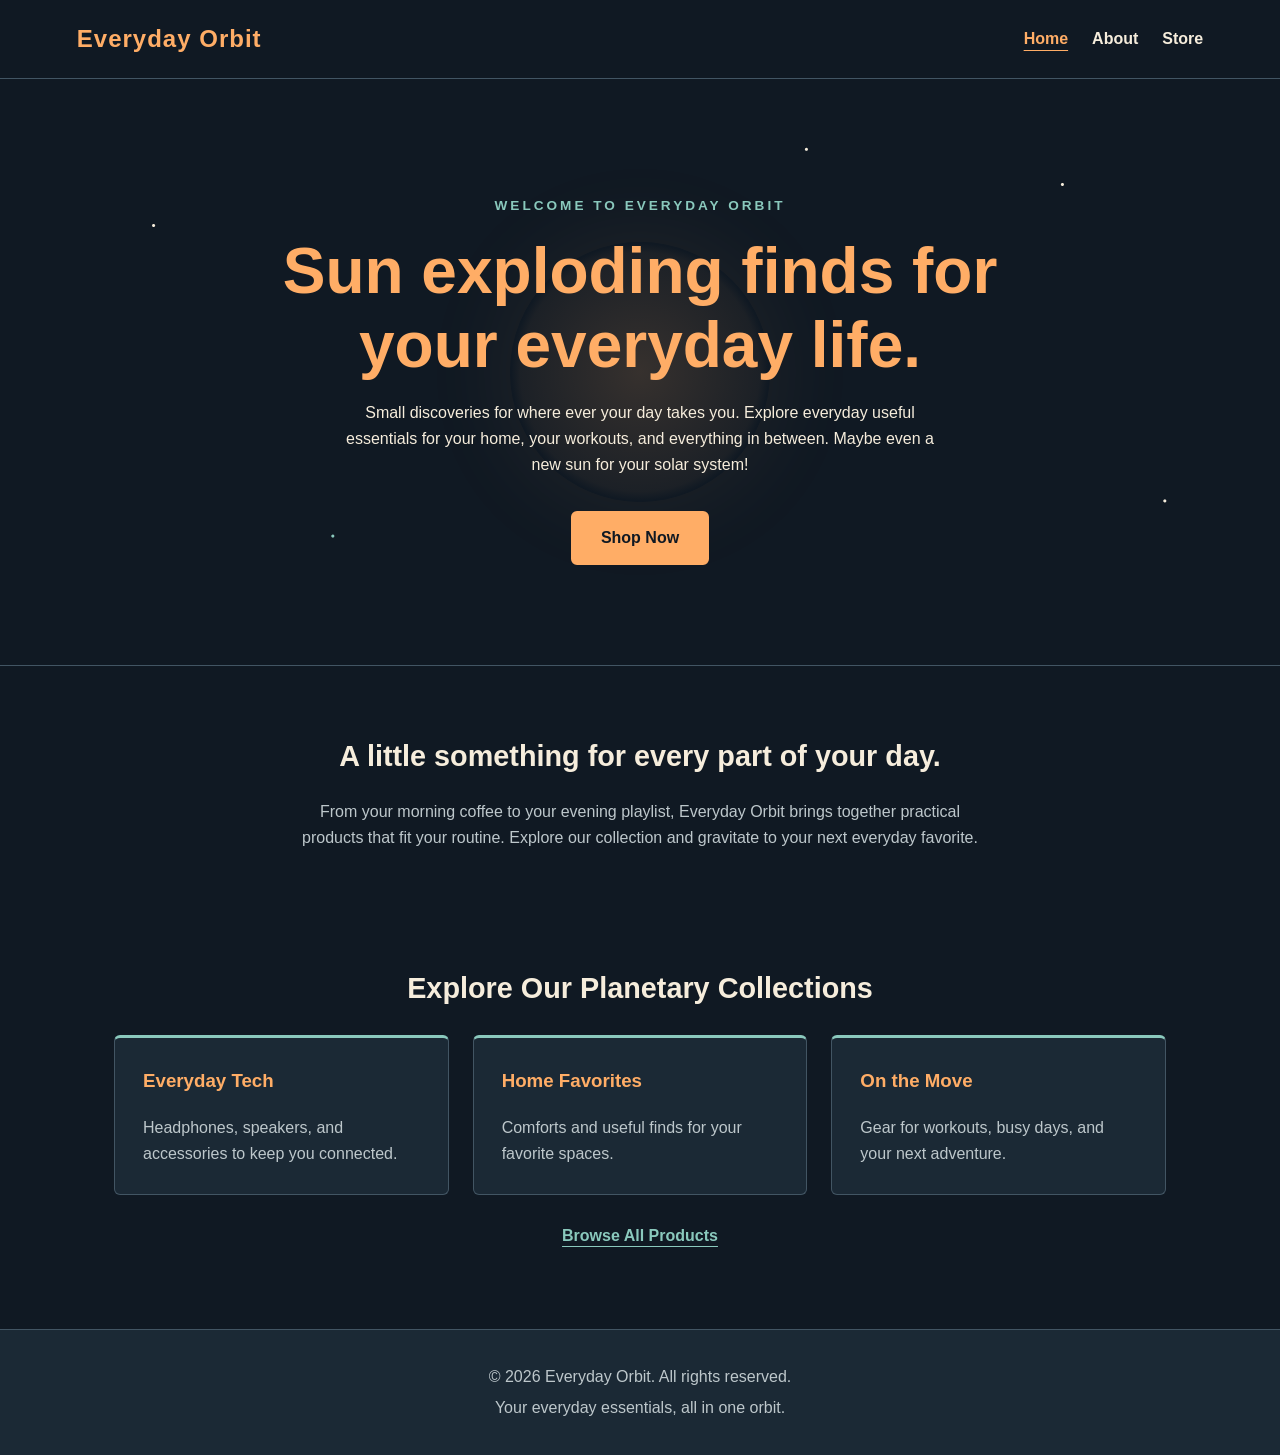
<file: index.html>
<!doctype html>
<html lang="en">
  <head>
    <meta charset="UTF-8" />
    <meta name="viewport" content="width=device-width, initial-scale=1.0" />
    <title>Everyday Orbit | Home</title>
    <link rel="stylesheet" href="./src/styles/main.css" />
  </head>

  <body>
    <header>
      <a href="./index.html">Everyday Orbit</a>

      <nav aria-label="Main navigation">
        <a href="./index.html" aria-current="page">Home</a>
        <a href="./about.html">About</a>
        <a href="./store.html">Store</a>
      </nav>
    </header>

    <main>
      <section class="hero">
        <p>Welcome to Everyday Orbit</p>
        <h1>Sun exploding finds for your everyday life.</h1>
        <p>
          Small discoveries for where ever your day takes you. 
          Explore everyday useful essentials for your home, your workouts,
          and everything in between. Maybe even a new sun for your solar system!
        </p>
        <a class="button" href="./store.html">Shop Now</a>
      </section>

      <section class="introduction">
        <h2>A little something for every part of your day.</h2>
        <p>
          From your morning coffee to your evening playlist, Everyday Orbit
          brings together practical products that fit your routine.
          Explore our collection and gravitate to your next everyday favorite.
        </p>
      </section>

      <section class="categories">
        <h2>Explore Our Planetary Collections</h2>

        <div class="category-grid">
          <article class="category-card">
            <h3>Everyday Tech</h3>
            <p>Headphones, speakers, and accessories to keep you connected.</p>
          </article>

          <article class="category-card">
            <h3>Home Favorites</h3>
            <p>Comforts and useful finds for your favorite spaces.</p>
          </article>

          <article class="category-card">
            <h3>On the Move</h3>
            <p>Gear for workouts, busy days, and your next adventure.</p>
          </article>
        </div>

        <a href="./store.html">Browse All Products</a>
      </section>
    </main>

    <footer>
      <p>&copy; 2026 Everyday Orbit. All rights reserved.</p>
      <p>Your everyday essentials, all in one orbit.</p>
    </footer>
  </body>
</html>
</file>
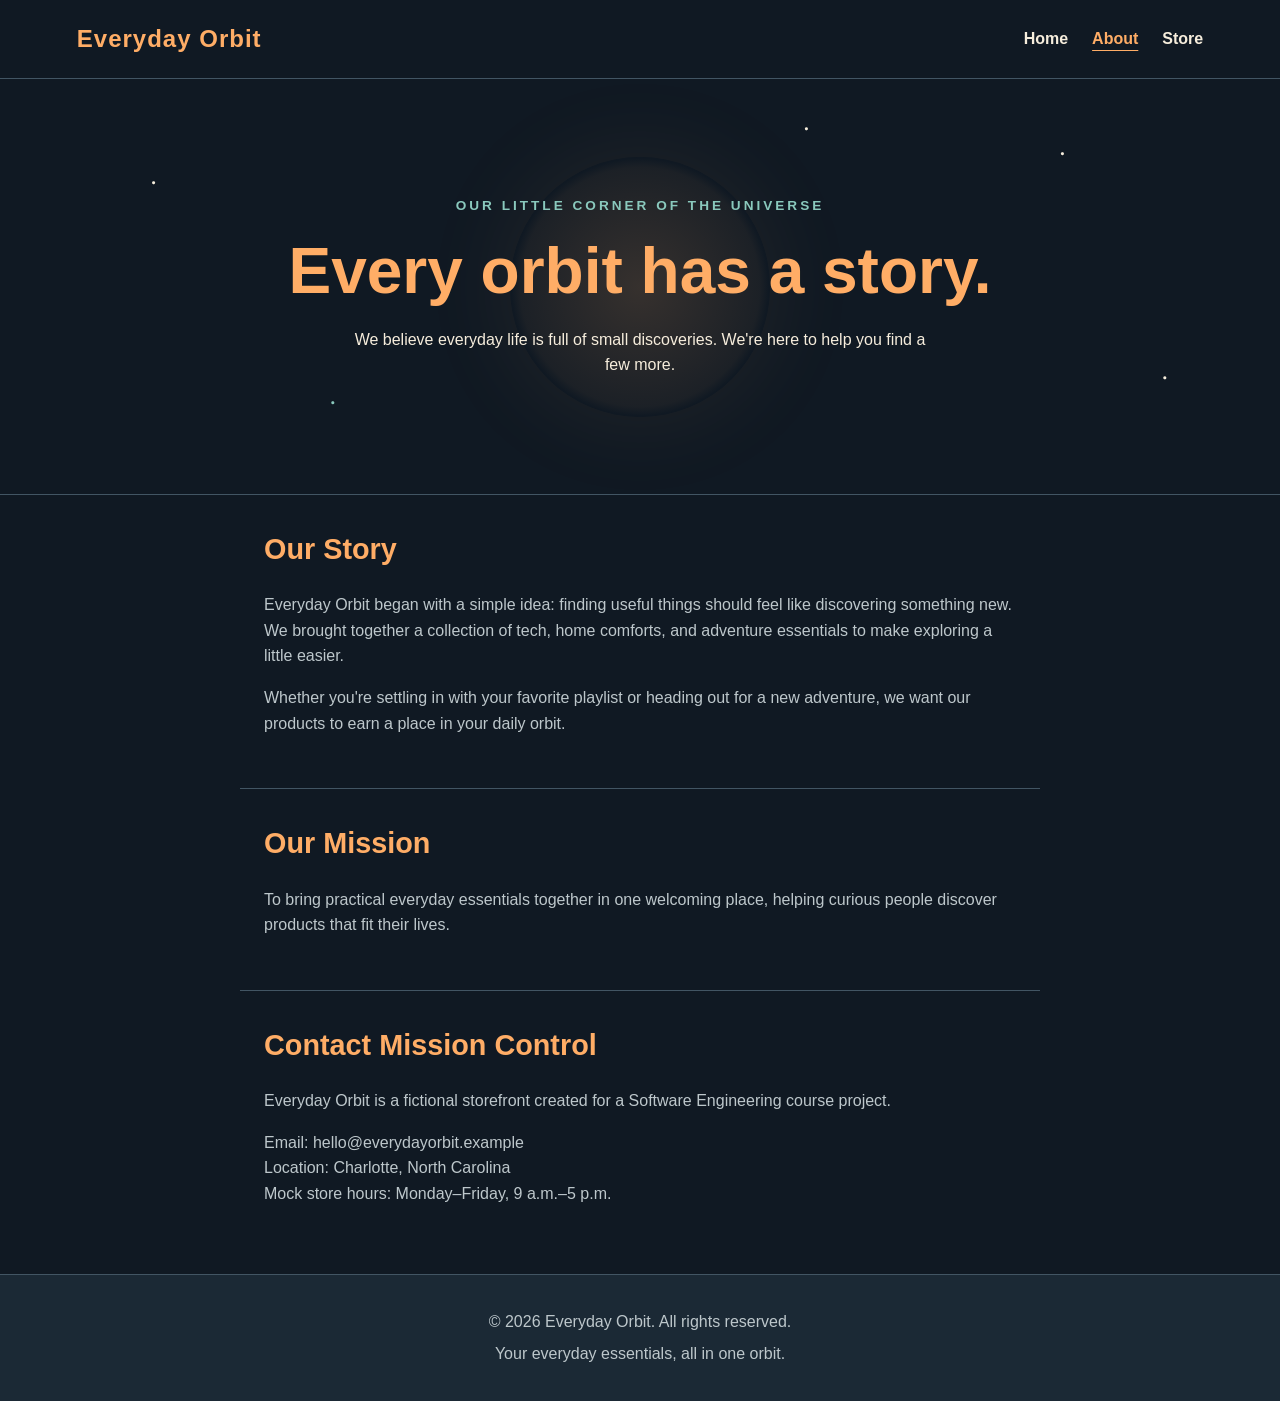
<file: about.html>
<!doctype html>
<html lang="en">
  <head>
    <meta charset="UTF-8" />
    <meta name="viewport" content="width=device-width, initial-scale=1.0" />
    <title>Everyday Orbit | About</title>
    <link rel="stylesheet" href="./src/styles/main.css" />
  </head>

  <body>
    <header>
      <a href="./index.html">Everyday Orbit</a>

      <nav aria-label="Main navigation">
        <a href="./index.html">Home</a>
        <a href="./about.html" aria-current="page">About</a>
        <a href="./store.html">Store</a>
      </nav>
    </header>

    <main>
      <section class="hero">
        <p>Our little corner of the universe</p>
        <h1>Every orbit has a story.</h1>
        <p>
          We believe everyday life is full of small discoveries.
          We're here to help you find a few more.
        </p>
      </section>

      <section class="about-section">
        <h2>Our Story</h2>
        <p>
          Everyday Orbit began with a simple idea: finding useful things
          should feel like discovering something new. We brought together
          a collection of tech, home comforts, and adventure essentials
          to make exploring a little easier.
        </p>
        <p>
          Whether you're settling in with your favorite playlist or heading
          out for a new adventure, we want our products to earn a place
          in your daily orbit.
        </p>
      </section>

      <section class="about-section">
        <h2>Our Mission</h2>
        <p>
          To bring practical everyday essentials together in one welcoming
          place, helping curious people discover products that fit their lives.
        </p>
      </section>

      <section class="about-section">
        <h2>Contact Mission Control</h2>
        <p>
          Everyday Orbit is a fictional storefront created for a
          Software Engineering course project.
        </p>

        <address>
          Email: hello@everydayorbit.example<br />
          Location: Charlotte, North Carolina<br />
          Mock store hours: Monday–Friday, 9 a.m.–5 p.m.
        </address>
      </section>
    </main>

    <footer>
      <p>&copy; 2026 Everyday Orbit. All rights reserved.</p>
      <p>Your everyday essentials, all in one orbit.</p>
    </footer>
  </body>
</html>
</file>
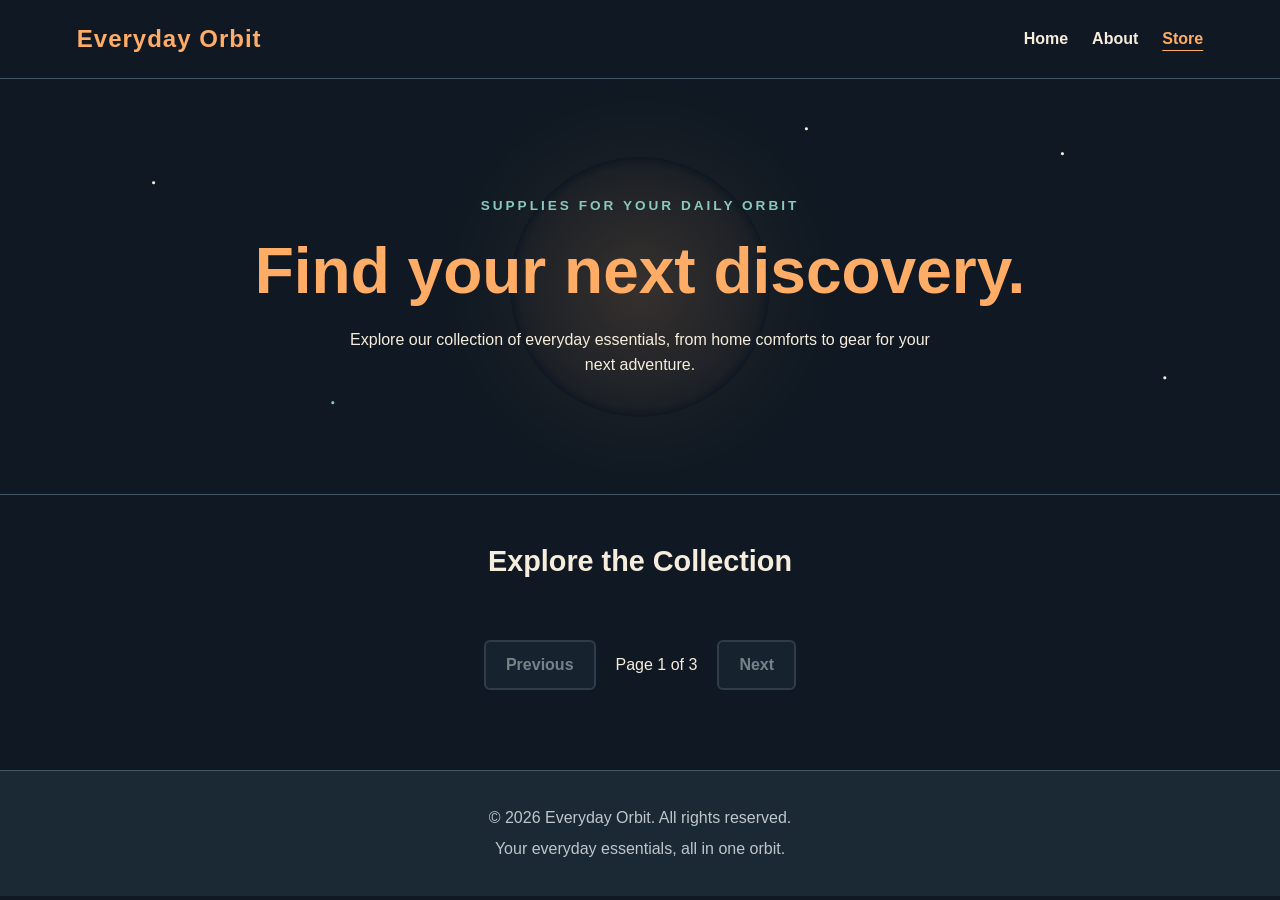
<file: store.html>
<!doctype html>
<html lang="en">
  <head>
    <meta charset="UTF-8" />
    <meta name="viewport" content="width=device-width, initial-scale=1.0" />
    <title>Everyday Orbit | Store</title>
    <link rel="stylesheet" href="./src/styles/main.css" />
    <script type="module" src="./src/main.js"></script>
  </head>

  <body>
    <header>
      <a href="./index.html">Everyday Orbit</a>

      <nav aria-label="Main navigation">
        <a href="./index.html">Home</a>
        <a href="./about.html">About</a>
        <a href="./store.html" aria-current="page">Store</a>
      </nav>
    </header>

    <main>
      <section class="hero">
        <p>Supplies for your daily orbit</p>
        <h1>Find your next discovery.</h1>
        <p>
          Explore our collection of everyday essentials,
          from home comforts to gear for your next adventure.
        </p>
      </section>

      <section class="store-section" aria-labelledby="catalog-heading">
        <h2 id="catalog-heading">Explore the Collection</h2>

        <div id="product-grid" class="product-grid"></div>

        <nav class="pagination" aria-label="Product pages">
          <button id="previous-button" type="button" disabled>
            Previous
          </button>

          <p id="page-indicator" aria-live="polite">Page 1 of 3</p>

          <button id="next-button" type="button" disabled>
            Next
          </button>
        </nav>
      </section>
    </main>

    <footer>
      <p>&copy; 2026 Everyday Orbit. All rights reserved.</p>
      <p>Your everyday essentials, all in one orbit.</p>
    </footer>
  </body>
</html>
</file>
<file: src/styles/main.css>
* {
  box-sizing: border-box;
}

/* reusable colors  */
:root {
  --space: #101923;
  --panel: #1b2935;
  --cream: #f6eddc;
  --muted: #bdc7cb;
  --sun: #ffad66; 
  --teal: #8ac9bd; 
  --border: #425563; 
}

body {
  margin: 0;
  font-family: Arial, Helvetica, sans-serif;
  line-height: 1.6;
  color: var(--cream);
  background-color: var(--space);
}

a {
  color: var(--teal);
}

a:hover {
  color: var(--sun);
}

/* nav area */
header {
  display: flex;
  justify-content: space-between;
  align-items: center;
  gap: 20px;
  padding: 20px 6%;
  background-color: var(--space);
  border-bottom: 1px solid var(--border);
}

header > a {
  color: var(--sun);
  font-size: 1.5rem;
  font-weight: bold;
  text-decoration: none;
  letter-spacing: 1px;
}

nav {
  display: flex;
  gap: 24px;
}

nav a {
  color: var(--cream);
  font-weight: bold;
  text-decoration: none;
}

nav a:hover,
nav a[aria-current="page"] {
  color: var(--sun);
  text-decoration: underline;
  text-underline-offset: 6px;
}

/* little white circles that suppose to look like stars */
.hero {
  position: relative;
  isolation: isolate;
  overflow: hidden;
  padding: 100px 24px;
  text-align: center;
  background-color: var(--space);
  background-image:
    radial-gradient(circle at 12% 25%, #f6eddc 1px, transparent 2px),
    radial-gradient(circle at 83% 18%, #f6eddc 1px, transparent 2px),
    radial-gradient(circle at 26% 78%, #8ac9bd 1px, transparent 2px),
    radial-gradient(circle at 91% 72%, #f6eddc 1px, transparent 2px),
    radial-gradient(circle at 63% 12%, #f6eddc 1px, transparent 2px);
  border-bottom: 1px solid var(--border);
}

/* glowly orange circle, its suppose to be a sun */
.hero::before {
  content: "";
  position: absolute;
  z-index: -1;
  width: 260px;
  height: 260px;
  top: 50%;
  left: 50%;
  transform: translate(-50%, -50%);
  border-radius: 50%;
  background: radial-gradient(
    circle,
    rgba(255, 173, 102, 0.16),
    rgba(255, 173, 102, 0.05) 65%,
    transparent 70%
  );
  box-shadow: 0 0 100px rgba(255, 173, 102, 0.08);
}

.hero > p:first-child {
  color: var(--teal);
  font-size: 0.85rem;
  font-weight: bold;
  letter-spacing: 3px;
  text-transform: uppercase;
}

.hero h1 {
  max-width: 800px;
  margin: 18px auto;
  color: var(--sun);
  font-size: clamp(2.4rem, 5vw, 4rem);
  line-height: 1.15;
}

.hero p {
  max-width: 600px;
  margin: 16px auto;
}

.button {
  display: inline-block;
  margin-top: 18px;
  padding: 12px 28px;
  color: var(--space);
  background-color: var(--sun);
  border: 2px solid var(--sun);
  border-radius: 6px;
  font-weight: bold;
  text-decoration: none;
  transition: background-color 0.2s, color 0.2s;
}

.button:hover {
  color: var(--sun);
  background-color: var(--space);
}

/* home pagee */
.introduction,
.categories {
  max-width: 1100px;
  margin: 0 auto;
  padding: 48px 24px;
  text-align: center;
}

.introduction p {
  max-width: 700px;
  margin: 0 auto;
  color: var(--muted);
}

h2 {
  color: var(--cream);
  font-size: 1.8rem;
  line-height: 1.3;
}

.category-grid {
  display: grid;
  grid-template-columns: repeat(3, 1fr);
  gap: 24px;
  margin: 28px 0;
}

.category-card {
  padding: 28px;
  text-align: left;
  background-color: var(--panel);
  border: 1px solid var(--border);
  border-top: 3px solid var(--teal);
  border-radius: 6px;
}

.category-card h3 {
  margin-top: 0;
  color: var(--sun);
}

.category-card p {
  margin-bottom: 0;
  color: var(--muted);
}

.categories > a {
  font-weight: bold;
  text-underline-offset: 5px;
}

/* outlines for buttons when hovering */
a:focus-visible {
  outline: 3px solid var(--teal);
  outline-offset: 5px;
}

/* footer */
footer {
  margin-top: 32px;
  padding: 28px 24px;
  color: var(--muted);
  background-color: var(--panel);
  border-top: 1px solid var(--border);
  text-align: center;
}

footer p {
  margin: 6px 0;
}

/* mobile dimensions  */
@media (max-width: 700px) {
  header {
    flex-direction: column;
  }

  .hero {
    padding: 70px 24px;
  }

  .category-grid {
    grid-template-columns: 1fr;
  }
}

@media (prefers-reduced-motion: reduce) {
  .button {
    transition: none;
  }
}

/* abotu page */
.about-section {
  max-width: 800px;
  margin: 0 auto;
  padding: 36px 24px;
}

.about-section + .about-section {
  border-top: 1px solid var(--border);
}

.about-section h2 {
  margin-top: 0;
  color: var(--sun);
}

.about-section p,
.about-section address {
  color: var(--muted);
}

.about-section address {
  font-style: normal;
}

/* store section*/
.store-section {
  max-width: 1200px;
  margin: 0 auto;
  padding: 48px 24px;
}

.store-section > h2 {
  margin-top: 0;
  text-align: center;
}

.product-grid {
  display: grid;
  grid-template-columns: repeat(3, minmax(0, 1fr));
  gap: 24px;
}

/* cards for products */
.product-card {
  overflow: hidden;
  background-color: var(--panel);
  border: 1px solid var(--border);
  border-radius: 8px;
}

.product-card img {
  display: block;
  width: 100%;
  height: 220px;
  padding: 16px;
  object-fit: contain;
  background-color: #ffffff;
}

.product-details {
  padding: 24px;
}

.product-category {
  display: inline-block;
  padding: 4px 10px;
  color: var(--teal);
  border: 1px solid var(--teal);
  border-radius: 20px;
  font-size: 0.8rem;
}

.product-card h3 {
  margin: 14px 0 8px;
  line-height: 1.3;
}

.product-price {
  margin: 8px 0;
  color: var(--sun);
  font-size: 1.25rem;
  font-weight: bold;
}

.product-description {
  margin-bottom: 0;
  color: var(--muted);
}

/* controls  for buttons */
.pagination {
  display: flex;
  justify-content: center;
  align-items: center;
  flex-wrap: wrap;
  gap: 20px;
  margin-top: 36px;
}

.pagination button {
  padding: 10px 20px;
  color: var(--space);
  background-color: var(--sun);
  border: 2px solid var(--sun);
  border-radius: 6px;
  font: inherit;
  font-weight: bold;
  cursor: pointer;
}

.pagination button:hover:not(:disabled) {
  color: var(--sun);
  background-color: var(--space);
}

.pagination button:disabled {
  color: var(--muted);
  background-color: var(--panel);
  border-color: var(--border);
  cursor: not-allowed;
  opacity: 0.6;
}

.pagination button:focus-visible {
  outline: 3px solid var(--teal);
  outline-offset: 5px;
}

#page-indicator {
  margin: 0;
  color: var(--cream);
}

@media (max-width: 900px) {
  .product-grid {
    grid-template-columns: repeat(2, minmax(0, 1fr));
  }
}

@media (max-width: 600px) {
  .product-grid {
    grid-template-columns: 1fr;
  }

  .pagination {
    gap: 12px;
  }
}
</file>
